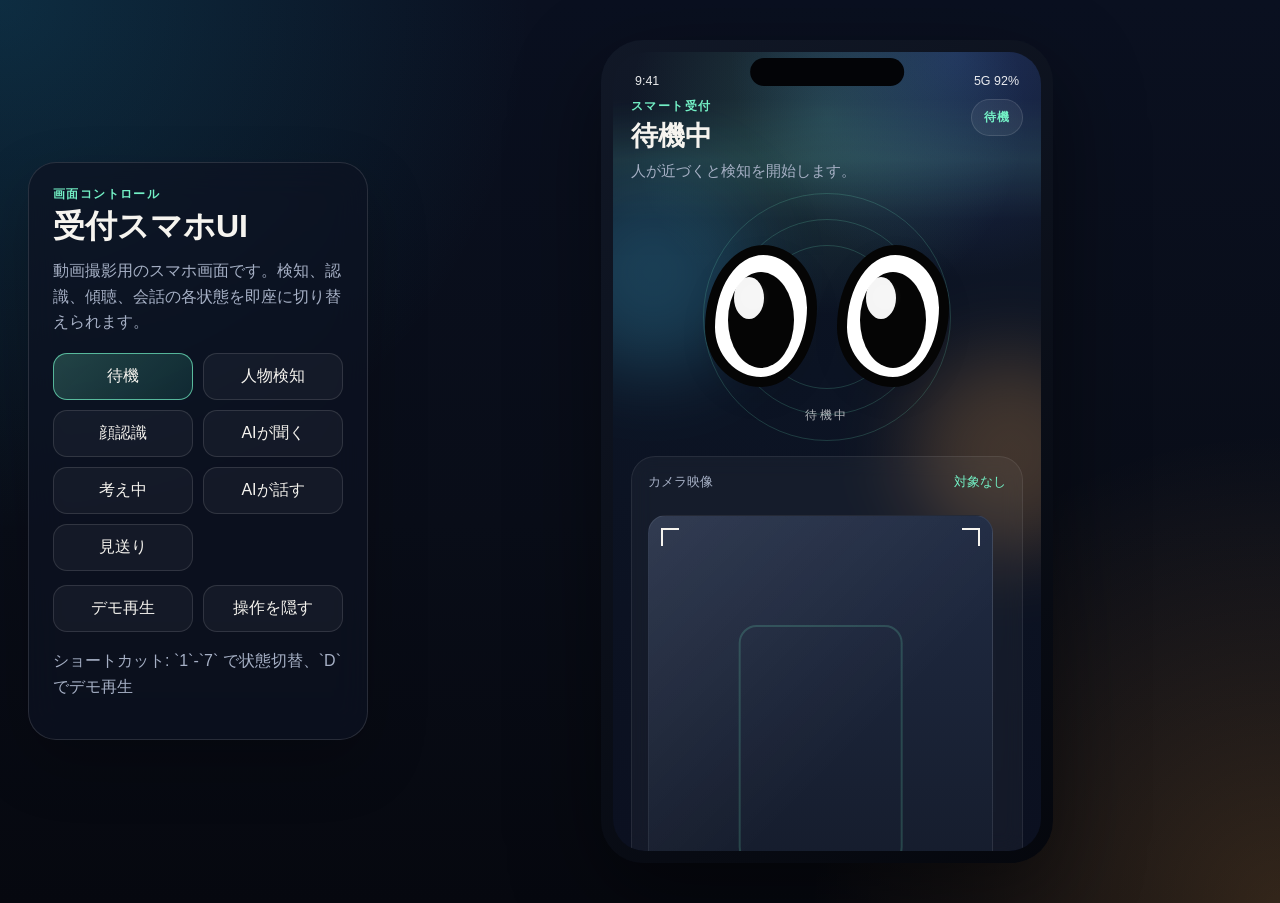
<file: application/screen/index.html>
<!doctype html>
<html lang="ja">
<head>
  <meta charset="utf-8">
  <meta name="viewport" content="width=device-width, initial-scale=1">
  <title>受付画面デモ</title>
  <link rel="stylesheet" href="./styles.css">
</head>
<body>
  <main class="stage">
    <section class="director-panel">
      <div class="panel-card">
        <p class="eyebrow">画面コントロール</p>
        <h1>受付スマホUI</h1>
        <p class="panel-copy">
          動画撮影用のスマホ画面です。検知、認識、傾聴、会話の各状態を即座に切り替えられます。
        </p>
        <div class="state-grid">
          <button class="state-button is-active" data-set-state="idle">待機</button>
          <button class="state-button" data-set-state="detecting">人物検知</button>
          <button class="state-button" data-set-state="recognized">顔認識</button>
          <button class="state-button" data-set-state="listening">AIが聞く</button>
          <button class="state-button" data-set-state="thinking">考え中</button>
          <button class="state-button" data-set-state="speaking">AIが話す</button>
          <button class="state-button" data-set-state="farewell">見送り</button>
        </div>
        <div class="action-row">
          <button class="ghost-button" id="run-demo">デモ再生</button>
          <button class="ghost-button" id="toggle-overlay">操作を隠す</button>
        </div>
        <p class="panel-note">ショートカット: `1`-`7` で状態切替、`D` でデモ再生</p>
      </div>
    </section>

    <section class="phone-shell" aria-label="smartphone screen mockup">
      <div class="phone-frame">
        <div class="phone-screen demo-eyes" data-state="idle">
          <div class="status-bar">
            <span>9:41</span>
            <span>受付AI</span>
            <span>5G 92%</span>
          </div>

          <div class="ambient ambient-left"></div>
          <div class="ambient ambient-right"></div>
          <div class="scanline"></div>

          <header class="hero">
            <div class="hero-copy">
              <p class="eyebrow">スマート受付</p>
              <h2 id="hero-title">待機中</h2>
              <p id="hero-subtitle">人が近づくと検知を開始します。</p>
            </div>
            <div class="state-pill" id="state-pill">待機</div>
          </header>

          <section class="avatar-zone">
            <div class="halo halo-outer"></div>
            <div class="halo halo-middle"></div>
            <div class="halo halo-inner"></div>
            <div class="assistant-face" id="assistant-face" aria-hidden="true">
              <div class="eye eye-left">
                <span class="eye-core"></span>
                <span class="eye-shine"></span>
              </div>
              <div class="eye eye-right">
                <span class="eye-core"></span>
                <span class="eye-shine"></span>
              </div>
            </div>

            <div class="orbit-text" id="orbit-text">待機中</div>
          </section>

          <section class="feed-card">
            <div class="feed-head">
              <span class="feed-title">カメラ映像</span>
              <span class="feed-badge" id="feed-badge">対象なし</span>
            </div>
            <div class="feed-body">
              <div class="feed-camera">
                <div class="corner tl"></div>
                <div class="corner tr"></div>
                <div class="corner bl"></div>
                <div class="corner br"></div>
                <div class="target-box" id="target-box"></div>
                <div class="target-label" id="target-label">探索中…</div>
              </div>
              <div class="feed-meta">
                <div class="meta-row">
                  <span class="meta-key">対象</span>
                  <span class="meta-value" id="meta-target">未検知</span>
                </div>
                <div class="meta-row">
                  <span class="meta-key">認識</span>
                  <span class="meta-value" id="meta-identity">未認識</span>
                </div>
                <div class="meta-row">
                  <span class="meta-key">状態</span>
                  <span class="meta-value" id="meta-mode">待機中</span>
                </div>
              </div>
            </div>
          </section>

          <section class="dialogue-card">
            <div class="dialogue-head">
              <span>会話ログ</span>
              <span id="dialogue-stage">待機中</span>
            </div>
            <div class="bubble bubble-user" id="bubble-user">……</div>
            <div class="bubble bubble-ai" id="bubble-ai">受付の準備ができています。</div>
          </section>
        </div>
      </div>
    </section>
  </main>

  <script src="./app.js"></script>
</body>
</html>
</file>
<file: application/screen/styles.css>
:root {
  --bg: #0b1220;
  --ink: #f6f4ef;
  --muted: #a6b0c5;
  --line: rgba(255, 255, 255, 0.12);
  --panel: rgba(13, 19, 34, 0.72);
  --accent: #73f0c5;
  --accent-strong: #35d4b6;
  --danger: #ff7a7a;
  --warm: #ffcb77;
  --phone-shadow: 0 30px 90px rgba(0, 0, 0, 0.45);
  --phone-frame-width: min(452px, 96vw);
  --phone-frame-ratio: 0.5495;
  --live-stage-pad-top: max(8px, env(safe-area-inset-top, 0px));
  --live-stage-pad-right: max(8px, env(safe-area-inset-right, 0px));
  --live-stage-pad-bottom: max(8px, env(safe-area-inset-bottom, 0px));
  --live-stage-pad-left: max(8px, env(safe-area-inset-left, 0px));
}

* {
  box-sizing: border-box;
}

body {
  margin: 0;
  min-height: 100vh;
  background:
    radial-gradient(circle at top left, rgba(29, 176, 216, 0.18), transparent 34%),
    radial-gradient(circle at bottom right, rgba(255, 171, 76, 0.18), transparent 30%),
    linear-gradient(180deg, #0a1020, #090d18 58%, #06080f);
  color: var(--ink);
  font-family: "Avenir Next", "Helvetica Neue", "Hiragino Sans", sans-serif;
}

body.app-live {
  --live-stage-pad-top: max(0px, env(safe-area-inset-top, 0px));
  --live-stage-pad-right: max(0px, env(safe-area-inset-right, 0px));
  --live-stage-pad-bottom: max(0px, env(safe-area-inset-bottom, 0px));
  --live-stage-pad-left: max(0px, env(safe-area-inset-left, 0px));
  display: block;
  min-height: 100dvh;
}

.stage {
  max-width: 1460px;
  margin: 0 auto;
  min-height: 100vh;
  padding: 40px 28px;
  display: grid;
  grid-template-columns: 340px 1fr;
  gap: 34px;
  align-items: center;
}

.live-stage {
  width: 100%;
  min-height: 100dvh;
  height: 100dvh;
  display: block;
  padding:
    var(--live-stage-pad-top)
    var(--live-stage-pad-right)
    var(--live-stage-pad-bottom)
    var(--live-stage-pad-left);
}

.director-panel {
  position: relative;
  z-index: 2;
}

.panel-card {
  border: 1px solid var(--line);
  background: var(--panel);
  backdrop-filter: blur(18px);
  border-radius: 28px;
  padding: 24px;
  box-shadow: 0 24px 60px rgba(0, 0, 0, 0.22);
}

.eyebrow {
  margin: 0 0 8px;
  letter-spacing: 0.12em;
  text-transform: uppercase;
  color: var(--accent);
  font-size: 0.72rem;
  font-weight: 700;
}

.panel-card h1 {
  margin: 0 0 10px;
  font-size: 2rem;
  line-height: 1;
}

.panel-copy,
.panel-note {
  color: var(--muted);
  line-height: 1.6;
}

.state-grid {
  display: grid;
  grid-template-columns: 1fr 1fr;
  gap: 10px;
  margin-top: 18px;
}

.state-button,
.ghost-button {
  border: 1px solid rgba(255, 255, 255, 0.12);
  background: rgba(255, 255, 255, 0.04);
  color: var(--ink);
  border-radius: 14px;
  padding: 12px 14px;
  cursor: pointer;
  font: inherit;
  transition: transform 160ms ease, background 160ms ease, border-color 160ms ease;
}

.state-button:hover,
.ghost-button:hover {
  transform: translateY(-1px);
  border-color: rgba(115, 240, 197, 0.4);
}

.state-button.is-active {
  background: linear-gradient(135deg, rgba(115, 240, 197, 0.22), rgba(53, 212, 182, 0.12));
  border-color: rgba(115, 240, 197, 0.7);
}

.action-row {
  display: grid;
  grid-template-columns: 1fr 1fr;
  gap: 10px;
  margin-top: 14px;
}

.phone-shell {
  display: grid;
  place-items: center;
}

.live-phone-shell {
  width: 100%;
  height: 100%;
}

.phone-frame {
  width: var(--phone-frame-width);
  aspect-ratio: var(--phone-frame-ratio);
  padding: 12px;
  border-radius: 42px;
  background:
    linear-gradient(145deg, #111827, #05070d),
    linear-gradient(180deg, rgba(255,255,255,0.12), transparent);
  box-shadow: var(--phone-shadow);
  position: relative;
}

.phone-frame::before {
  content: "";
  position: absolute;
  top: 18px;
  left: 50%;
  transform: translateX(-50%);
  width: 34%;
  height: 28px;
  border-radius: 999px;
  background: #030407;
  z-index: 3;
}

body.app-live .phone-shell,
body.app-live .phone-frame,
body.app-live .phone-screen {
  width: 100%;
  max-width: none;
}

body.app-live .phone-frame,
body.app-live .phone-screen {
  height: 100%;
  min-height: 0;
}

body.app-live .phone-frame {
  aspect-ratio: auto;
  padding: 0;
  border-radius: 0;
  background: none;
  box-shadow: none;
}

body.app-live .phone-frame::before {
  display: none;
}

.phone-screen {
  position: relative;
  overflow-x: hidden;
  overflow-y: auto;
  -webkit-overflow-scrolling: touch;
  overscroll-behavior-y: contain;
  scrollbar-width: thin;
  width: 100%;
  height: 100%;
  border-radius: 32px;
  padding: 18px 18px 82px;
  background:
    radial-gradient(circle at 50% 8%, rgba(115, 240, 197, 0.18), transparent 26%),
    radial-gradient(circle at 80% 0%, rgba(73, 122, 255, 0.24), transparent 26%),
    linear-gradient(180deg, #111827, #0c1424 40%, #0b1020 100%);
}

body.app-live .phone-screen {
  border-radius: 0;
  min-height: 100%;
}

body.app-live .status-bar {
  grid-area: status;
}

body.app-live .phone-screen-alert {
  grid-area: alert;
}

body.app-live .hero {
  grid-area: hero;
}

body.app-live .avatar-zone {
  grid-area: avatar;
}

body.app-live .feed-card {
  grid-area: feed;
}

body.app-live .dialogue-card {
  grid-area: dialogue;
}

.status-bar,
.phone-screen-alert,
.hero,
.feed-card,
.dialogue-card {
  position: relative;
  z-index: 2;
}

.status-bar {
  display: flex;
  justify-content: space-between;
  align-items: center;
  color: rgba(255, 255, 255, 0.9);
  font-size: 0.78rem;
  padding: 2px 4px 10px;
}

.phone-screen-alert {
  position: sticky;
  top: 0;
  z-index: 6;
  padding: 0;
  margin-bottom: 0;
  background: transparent;
  backdrop-filter: none;
}

.phone-screen-alert.has-alert {
  padding: 0 4px 10px;
  margin-bottom: 2px;
  background: linear-gradient(180deg, rgba(12, 20, 36, 0.96), rgba(12, 20, 36, 0.72), transparent);
  backdrop-filter: blur(10px);
}

.hero {
  display: flex;
  justify-content: space-between;
  gap: 12px;
  align-items: flex-start;
}

.hero-copy {
  min-width: 0;
}

.hero h2 {
  margin: 0;
  font-size: 1.7rem;
  line-height: 1.02;
}

.hero p:last-child {
  margin: 10px 0 0;
  color: var(--muted);
  font-size: 0.95rem;
  line-height: 1.45;
}

.state-pill {
  border-radius: 999px;
  padding: 9px 12px;
  background: rgba(255, 255, 255, 0.06);
  border: 1px solid rgba(255, 255, 255, 0.12);
  color: var(--accent);
  font-size: 0.78rem;
  letter-spacing: 0.08em;
  font-weight: 700;
}

.avatar-zone {
  position: relative;
  display: grid;
  place-items: center;
  min-height: 258px;
  margin: 6px 0 10px;
}

.halo,
.assistant-face,
.orbit-text,
.voice-bars,
.scanline,
.ambient,
.target-box,
.target-label {
  position: absolute;
}

.halo {
  border-radius: 50%;
  border: 1px solid rgba(115, 240, 197, 0.18);
}

.halo-outer {
  width: 248px;
  height: 248px;
}

.halo-middle {
  width: 196px;
  height: 196px;
}

.halo-inner {
  width: 144px;
  height: 144px;
}

.assistant-face {
  width: 150px;
  height: 150px;
  border-radius: 50%;
  background:
    radial-gradient(circle at 50% 35%, rgba(255,255,255,0.35), rgba(255,255,255,0.04) 38%, transparent 40%),
    linear-gradient(180deg, rgba(115,240,197,0.95), rgba(37,95,171,0.94));
  box-shadow:
    0 0 0 1px rgba(255,255,255,0.16),
    0 18px 48px rgba(30, 158, 198, 0.28);
}

.brow,
.eye,
.mouth,
.cheek {
  position: absolute;
}

.brow {
  top: 44px;
  width: 30px;
  height: 6px;
  border-radius: 999px;
  background: rgba(5, 16, 31, 0.4);
}

.brow-left { left: 33px; transform: rotate(-10deg); }
.brow-right { right: 33px; transform: rotate(10deg); }

.eye {
  top: 54px;
  width: 30px;
  height: 30px;
  border-radius: 50%;
  background: rgba(6, 16, 26, 0.75);
  display: grid;
  place-items: center;
  transform-origin: center 58%;
}

.eye-left { left: 28px; }
.eye-right { right: 28px; }

.eye-core {
  display: block;
  width: 12px;
  height: 12px;
  border-radius: 50%;
  background: white;
  box-shadow: 0 0 16px rgba(255,255,255,0.8);
}

.assistant-face.is-blinking .eye {
  transform: scaleY(0.14);
}

.assistant-face.is-blinking .eye-core {
  opacity: 0.15;
}

.cheek {
  top: 88px;
  width: 16px;
  height: 8px;
  border-radius: 999px;
  background: rgba(255,255,255,0.18);
}

.cheek-left { left: 24px; }
.cheek-right { right: 24px; }

.mouth {
  left: 50%;
  bottom: 34px;
  transform: translateX(-50%);
  width: 56px;
  height: 26px;
  border-radius: 0 0 30px 30px;
  border: 3px solid rgba(6, 16, 26, 0.54);
  border-top: 0;
}

.mouth-shape {
  display: block;
  width: 100%;
  height: 100%;
}

.voice-bars {
  inset: auto 50% 12px auto;
  transform: translateX(50%);
  display: flex;
  gap: 4px;
  align-items: end;
  opacity: 0;
  pointer-events: none;
}

.voice-bars span {
  display: block;
  width: 4px;
  height: 12px;
  border-radius: 999px;
  background: rgba(255,255,255,0.78);
}

.orbit-text {
  bottom: 22px;
  letter-spacing: 0.22em;
  text-transform: uppercase;
  font-size: 0.74rem;
  color: rgba(255, 255, 255, 0.68);
}

.feed-card,
.dialogue-card {
  border: 1px solid rgba(255, 255, 255, 0.08);
  background: rgba(255, 255, 255, 0.04);
  backdrop-filter: blur(10px);
  border-radius: 24px;
  padding: 16px;
}

.feed-card {
  margin-top: 8px;
  display: grid;
  gap: 12px;
}

.feed-head,
.dialogue-head {
  display: flex;
  justify-content: space-between;
  align-items: center;
  margin-bottom: 12px;
  color: var(--muted);
  font-size: 0.84rem;
}

.feed-badge {
  color: var(--accent);
}

.feed-copy {
  margin: 0 0 12px;
  color: var(--muted);
  font-size: 0.82rem;
  line-height: 1.5;
}

.feed-body {
  display: grid;
  grid-template-columns: 1fr;
  gap: 14px;
}

.feed-camera {
  min-height: 0;
  aspect-ratio: 3 / 4;
  max-height: min(52vh, 460px);
  border-radius: 18px;
  border: 1px solid rgba(255,255,255,0.08);
  background:
    linear-gradient(135deg, rgba(255,255,255,0.08), transparent 55%),
    linear-gradient(180deg, #202b43, #121826);
  position: relative;
  overflow: hidden;
}

.camera-overlay {
  position: absolute;
  top: 12px;
  z-index: 2;
  border-radius: 999px;
  padding: 7px 11px;
  background: rgba(7, 12, 22, 0.72);
  border: 1px solid rgba(255, 255, 255, 0.12);
  backdrop-filter: blur(8px);
  font-size: 0.76rem;
  line-height: 1;
  color: rgba(255, 255, 255, 0.92);
}

.camera-overlay-left {
  left: 12px;
}

.camera-overlay-right {
  right: 12px;
  color: var(--accent);
}

.feed-image,
.camera-video {
  position: absolute;
  inset: 0;
  width: 100%;
  height: 100%;
  object-fit: cover;
}

.feed-image {
  z-index: 0;
  opacity: 0;
  pointer-events: none;
}

.camera-video {
  z-index: 0;
  opacity: 1;
  pointer-events: none;
  transform: scaleX(-1);
}

.corner {
  position: absolute;
  width: 18px;
  height: 18px;
  border-color: rgba(255,255,255,0.55);
  z-index: 1;
}

.corner.tl { top: 12px; left: 12px; border-top: 2px solid; border-left: 2px solid; }
.corner.tr { top: 12px; right: 12px; border-top: 2px solid; border-right: 2px solid; }
.corner.bl { bottom: 12px; left: 12px; border-bottom: 2px solid; border-left: 2px solid; }
.corner.br { bottom: 12px; right: 12px; border-bottom: 2px solid; border-right: 2px solid; }

.target-box {
  width: min(48%, 180px);
  height: min(62%, 240px);
  left: 50%;
  top: 50%;
  transform: translate(-50%, -50%);
  border: 2px solid rgba(115,240,197,0.92);
  border-radius: 18px;
  opacity: 0.2;
}

.target-label {
  left: 14px;
  bottom: 14px;
  color: rgba(255,255,255,0.84);
  font-size: 0.78rem;
  z-index: 2;
  padding: 6px 10px;
  border-radius: 999px;
  background: rgba(7, 12, 22, 0.62);
  border: 1px solid rgba(255, 255, 255, 0.08);
  backdrop-filter: blur(8px);
}

.feed-meta {
  display: grid;
  grid-template-columns: repeat(3, minmax(0, 1fr));
  gap: 10px;
}

.meta-row {
  display: grid;
  gap: 4px;
  font-size: 0.88rem;
  padding: 10px 12px;
  border-radius: 14px;
  background: rgba(255, 255, 255, 0.04);
  border: 1px solid rgba(255, 255, 255, 0.06);
}

.meta-key {
  color: var(--muted);
}

.meta-value {
  text-align: left;
}

.registration-card {
  position: fixed;
  inset:
    calc(env(safe-area-inset-top, 0px) + 12px)
    calc(env(safe-area-inset-right, 0px) + 12px)
    calc(env(safe-area-inset-bottom, 0px) + 12px)
    calc(env(safe-area-inset-left, 0px) + 12px);
  z-index: 9;
  padding: 18px;
  border-radius: 22px;
  border: 1px solid rgba(115, 240, 197, 0.16);
  background: linear-gradient(180deg, rgba(9, 15, 29, 0.96), rgba(10, 18, 32, 0.94));
  backdrop-filter: blur(18px);
  box-shadow: 0 24px 60px rgba(0, 0, 0, 0.32);
  overflow: auto;
}

.registration-head {
  display: flex;
  justify-content: space-between;
  gap: 12px;
  align-items: center;
  font-size: 0.88rem;
}

.registration-badge {
  color: var(--accent);
  font-size: 0.76rem;
}

.registration-copy,
.registration-status {
  margin: 10px 0 0;
  color: var(--muted);
  font-size: 0.83rem;
  line-height: 1.5;
}

.registration-form {
  display: grid;
  gap: 10px;
  margin-top: 12px;
}

.registration-choice-actions {
  display: grid;
  gap: 10px;
  margin-top: 16px;
}

.registration-choice-button,
.registration-secondary-button {
  width: 100%;
  border-radius: 16px;
  padding: 14px 16px;
  border: 1px solid rgba(255, 255, 255, 0.12);
  background: rgba(255, 255, 255, 0.05);
  color: var(--ink);
  font: inherit;
}

.registration-grid {
  display: grid;
  grid-template-columns: repeat(2, minmax(0, 1fr));
  gap: 14px;
}

.registration-field {
  display: grid;
  gap: 8px;
}

.registration-label {
  color: rgba(255, 255, 255, 0.82);
  font-size: 0.86rem;
  letter-spacing: 0.02em;
}

.registration-input {
  width: 100%;
  border: 1px solid rgba(255, 255, 255, 0.14);
  border-radius: 14px;
  background: rgba(7, 11, 19, 0.36);
  color: var(--ink);
  padding: 12px 14px;
  font: inherit;
}

.registration-input-large {
  min-height: 64px;
  padding: 16px 18px;
  font-size: 1.08rem;
}

.registration-existing-form {
  display: grid;
  gap: 14px;
  margin-top: 14px;
}

.registration-field-full {
  grid-column: 1 / -1;
}

.registration-actions-row {
  display: grid;
  grid-template-columns: 1fr 1fr;
  gap: 10px;
  margin-top: 4px;
}

.registration-input::placeholder {
  color: rgba(255, 255, 255, 0.38);
}

.registration-button {
  margin-top: 0;
}

.registration-status[data-tone="success"] {
  color: #baf7e4;
}

.registration-status[data-tone="danger"] {
  color: #ffd0d0;
}

.mini-camera-float {
  position: fixed;
  top: calc(env(safe-area-inset-top, 0px) + 12px);
  right: calc(env(safe-area-inset-right, 0px) + 12px);
  z-index: 7;
  width: min(32vw, 156px);
  aspect-ratio: 3 / 4;
  border-radius: 18px;
  overflow: hidden;
  border: 1px solid rgba(255, 255, 255, 0.16);
  background: rgba(8, 12, 22, 0.82);
  box-shadow: 0 18px 36px rgba(0, 0, 0, 0.28);
  backdrop-filter: blur(10px);
}

.mini-camera-float.is-draggable {
  touch-action: none;
  cursor: grab;
}

.mini-camera-video {
  width: 100%;
  height: 100%;
  object-fit: contain;
  background: #0a1020;
  transform: scaleX(-1);
}

.bubble {
  border-radius: 18px;
  padding: 13px 14px;
  line-height: 1.45;
  font-size: 0.93rem;
  word-break: break-word;
}

.bubble + .bubble {
  margin-top: 10px;
}

.bubble-user {
  background: rgba(255,255,255,0.06);
  color: #e8efff;
}

.bubble-ai {
  background: linear-gradient(135deg, rgba(115,240,197,0.18), rgba(60,110,255,0.16));
  color: white;
}

.dialogue-note {
  min-height: 18px;
  margin-top: 10px;
  padding: 10px 12px;
  border-radius: 14px;
  border: 1px solid rgba(255, 255, 255, 0.08);
  background: rgba(255, 255, 255, 0.04);
  color: rgba(255, 255, 255, 0.82);
  font-size: 0.78rem;
  line-height: 1.5;
  word-break: break-word;
}

.phone-screen-alert .dialogue-note {
  margin-top: 0;
}

.dialogue-note[data-tone="warning"] {
  border-color: rgba(255, 203, 119, 0.32);
  background: rgba(255, 203, 119, 0.12);
  color: #ffe4af;
}

.dialogue-note[data-tone="danger"] {
  border-color: rgba(255, 122, 122, 0.34);
  background: rgba(255, 122, 122, 0.12);
  color: #ffd0d0;
}

.ambient {
  width: 200px;
  height: 200px;
  border-radius: 50%;
  filter: blur(40px);
  opacity: 0.22;
}

.ambient-left {
  left: -60px;
  top: 120px;
  background: #47d1ff;
}

.ambient-right {
  right: -70px;
  top: 300px;
  background: #ffad53;
}

.scanline {
  left: 0;
  width: 100%;
  height: 120px;
  background: linear-gradient(180deg, transparent, rgba(115,240,197,0.1), transparent);
  mix-blend-mode: screen;
  animation: scan 3.8s linear infinite;
}

.phone-screen[data-state="idle"] .halo {
  animation: pulseIdle 5s ease-in-out infinite;
}

.phone-screen[data-state="detecting"] .scanline,
.phone-screen[data-state="recognized"] .scanline {
  animation-duration: 1.8s;
}

.phone-screen[data-state="detecting"] .eye {
  top: 52px;
  box-shadow: 0 0 16px rgba(255,255,255,0.14);
  animation: detectLook 1.7s ease-in-out infinite;
}

.phone-screen[data-state="detecting"] .eye-core {
  animation: detectCore 1.7s ease-in-out infinite;
}

.phone-screen[data-state="detecting"] .brow-left {
  transform: rotate(-4deg) translateY(-4px);
}

.phone-screen[data-state="detecting"] .brow-right {
  transform: rotate(4deg) translateY(-4px);
}

.phone-screen[data-state="detecting"] .halo-outer {
  border-color: rgba(115, 240, 197, 0.34);
  box-shadow: 0 0 28px rgba(115, 240, 197, 0.1);
}

.phone-screen[data-state="detecting"] .target-box,
.phone-screen[data-state="recognized"] .target-box {
  opacity: 1;
  animation: targetPulse 1s ease-in-out infinite;
}

.phone-screen[data-state="recognized"] .target-label {
  color: var(--warm);
}

.phone-screen[data-state="recognized"] .halo-outer {
  border-color: rgba(255, 203, 119, 0.58);
  box-shadow: 0 0 44px rgba(255, 203, 119, 0.16);
  animation: ringFast 1.35s ease-in-out infinite;
}

.phone-screen[data-state="recognized"] .halo-middle {
  border-color: rgba(255, 203, 119, 0.38);
}

.phone-screen[data-state="recognized"] .assistant-face {
  box-shadow:
    0 0 0 1px rgba(255,255,255,0.2),
    0 18px 52px rgba(255, 184, 72, 0.22);
}

.phone-screen[data-state="recognized"] .cheek {
  background: rgba(255, 216, 160, 0.34);
  opacity: 1;
}

.phone-screen[data-state="recognized"] .mouth {
  width: 62px;
  height: 22px;
  border-radius: 0 0 44px 44px;
}

.phone-screen[data-state="recognized"] .orbit-text {
  color: rgba(255, 203, 119, 0.96);
}

.phone-screen.is-registration-mode .avatar-zone,
.phone-screen.is-registration-mode .hero,
.phone-screen.is-registration-mode .dialogue-card,
.phone-screen.is-registration-mode .feed-card {
  visibility: hidden;
  pointer-events: none;
}

.phone-screen.is-registration-mode .registration-card {
  visibility: visible;
  pointer-events: auto;
}

.phone-screen[data-state="listening"] .halo-outer,
.phone-screen[data-state="thinking"] .halo-middle,
.phone-screen[data-state="speaking"] .halo-inner {
  animation: ringFast 1.2s ease-in-out infinite;
}

.phone-screen[data-state="listening"] .eye {
  top: 52px;
  width: 30px;
  height: 30px;
  box-shadow: 0 0 18px rgba(255,255,255,0.18);
  animation: listeningLook 2.6s ease-in-out infinite;
}

.phone-screen[data-state="listening"] .eye-left {
  left: 28px;
}

.phone-screen[data-state="listening"] .eye-right {
  right: 28px;
}

.phone-screen[data-state="listening"] .eye-core {
  width: 12px;
  height: 12px;
  box-shadow: 0 0 22px rgba(255,255,255,0.92);
}

.phone-screen[data-state="listening"] .brow-left {
  transform: rotate(-18deg) translateY(-2px);
}

.phone-screen[data-state="listening"] .brow-right {
  transform: rotate(18deg) translateY(-2px);
}

.phone-screen[data-state="listening"] .mouth {
  width: 34px;
  height: 16px;
  bottom: 38px;
  border-width: 2px;
  border-radius: 0 0 16px 16px;
}

.phone-screen[data-state="listening"] .cheek {
  opacity: 0.9;
}

.phone-screen[data-state="listening"] .halo-outer {
  border-color: rgba(115, 240, 197, 0.46);
  box-shadow: 0 0 36px rgba(115, 240, 197, 0.12);
}

.phone-screen[data-state="listening"] .halo-middle {
  border-color: rgba(115, 240, 197, 0.32);
}

.phone-screen[data-state="listening"] .orbit-text {
  color: rgba(115, 240, 197, 0.96);
  letter-spacing: 0.28em;
}

.phone-screen[data-state="listening"] .assistant-face {
  animation: attentiveTilt 2.4s ease-in-out infinite;
}

.phone-screen[data-state="thinking"] .eye-core {
  animation: lookAround 2s ease-in-out infinite;
}

.phone-screen[data-state="speaking"] .voice-bars {
  opacity: 0;
}

.phone-screen[data-state="speaking"] .voice-bars span {
  animation: talkBars 0.9s ease-in-out infinite;
}

.phone-screen[data-state="speaking"] .voice-bars span:nth-child(2) { animation-delay: 0.08s; }
.phone-screen[data-state="speaking"] .voice-bars span:nth-child(3) { animation-delay: 0.16s; }
.phone-screen[data-state="speaking"] .voice-bars span:nth-child(4) { animation-delay: 0.24s; }
.phone-screen[data-state="speaking"] .voice-bars span:nth-child(5) { animation-delay: 0.32s; }

.phone-screen[data-state="recognized"] .mouth,
.phone-screen[data-state="farewell"] .mouth {
  border-radius: 0 0 40px 40px;
}

.phone-screen[data-state="speaking"] .mouth {
  animation: mouthTalk 0.72s cubic-bezier(.4,0,.2,1) infinite;
}

.phone-screen[data-state="speaking"] .halo-outer {
  border-color: rgba(115, 240, 197, 0.46);
  box-shadow: 0 0 44px rgba(115, 240, 197, 0.14);
}

.phone-screen[data-state="speaking"] .assistant-face {
  box-shadow:
    0 0 0 1px rgba(255,255,255,0.16),
    0 18px 56px rgba(30, 158, 198, 0.34);
}

.phone-screen[data-state="farewell"] .assistant-face {
  box-shadow:
    0 0 0 1px rgba(255,255,255,0.16),
    0 18px 48px rgba(255, 121, 121, 0.26);
}

.phone-screen[data-state="farewell"] .halo {
  border-color: rgba(255, 122, 122, 0.24);
}

.phone-screen.demo-eyes .assistant-face {
  --eye-offset-x: 0px;
  --eye-offset-y: 0px;
  width: 280px;
  height: 180px;
  border-radius: 0;
  background: none;
  box-shadow: none;
}

.phone-screen.demo-eyes .brow,
.phone-screen.demo-eyes .cheek,
.phone-screen.demo-eyes .mouth,
.phone-screen.demo-eyes .voice-bars {
  display: none;
}

.phone-screen.demo-eyes .eye {
  top: 18px;
  width: 112px;
  height: 142px;
  border-radius: 52% 48% 50% 50% / 58% 44% 56% 42%;
  background: #fff;
  border: 10px solid #050505;
  box-shadow: 0 12px 28px rgba(0, 0, 0, 0.08);
  overflow: visible;
  transform-origin: center 50%;
}

.phone-screen.demo-eyes .eye-left { left: 18px; }
.phone-screen.demo-eyes .eye-right { right: 18px; }

.phone-screen.demo-eyes .eye-core {
  position: absolute;
  left: 50%;
  top: 50%;
  width: 66px;
  height: 96px;
  border-radius: 50%;
  background:
    radial-gradient(circle at 38% 26%, rgba(255,255,255,0.12), transparent 20%),
    #050505;
  box-shadow: none;
  transform: translate(
    calc(-50% + var(--eye-offset-x)),
    calc(-50% + var(--eye-offset-y) + 4px)
  );
  transition: transform 140ms ease-out;
}

.phone-screen.demo-eyes .eye-shine {
  position: absolute;
  left: 50%;
  top: 50%;
  width: 30px;
  height: 42px;
  border-radius: 50%;
  background: rgba(255, 255, 255, 0.96);
  transform: translate(
    calc(-50% + (var(--eye-offset-x) * 0.34) - 12px),
    calc(-50% + (var(--eye-offset-y) * 0.34) - 18px)
  );
  transition: transform 140ms ease-out;
}

.phone-screen.demo-eyes .assistant-face.is-blinking .eye {
  transform: scaleY(0.08);
}

.phone-screen.demo-eyes .assistant-face.is-blinking .eye-core,
.phone-screen.demo-eyes .assistant-face.is-blinking .eye-shine {
  opacity: 0.12;
}

.phone-screen.demo-eyes[data-state="detecting"] .eye,
.phone-screen.demo-eyes[data-state="listening"] .eye {
  top: 16px;
}

.director-panel.is-hidden {
  opacity: 0;
  pointer-events: none;
  transform: translateX(-16px);
}

.app-boot {
  position: absolute;
  inset: 0;
  z-index: 8;
  display: grid;
  place-items: center;
  padding: 24px;
  background: linear-gradient(180deg, rgba(5, 8, 15, 0.24), rgba(4, 8, 18, 0.88));
  backdrop-filter: blur(10px);
  transition: opacity 220ms ease;
}

.app-boot.is-hidden {
  opacity: 0;
  pointer-events: none;
}

.app-boot-card {
  width: 100%;
  max-width: 300px;
  border: 1px solid rgba(255, 255, 255, 0.12);
  background: rgba(10, 15, 27, 0.78);
  border-radius: 24px;
  padding: 22px 18px 18px;
  box-shadow: 0 22px 60px rgba(0, 0, 0, 0.26);
}

.app-boot-card h1 {
  margin: 0 0 10px;
  font-size: 1.7rem;
  line-height: 1.05;
}

.app-boot-card p {
  margin: 0;
  color: var(--muted);
  line-height: 1.5;
}

.app-boot-note {
  margin-top: 10px !important;
  font-size: 0.82rem;
}

.live-primary-button {
  width: 100%;
  margin-top: 18px;
  border: 0;
  border-radius: 18px;
  padding: 14px 16px;
  font: inherit;
  font-weight: 700;
  color: #08131f;
  background: linear-gradient(135deg, #73f0c5, #56d5ff);
  cursor: pointer;
  box-shadow: 0 12px 28px rgba(86, 213, 255, 0.22);
}

.live-primary-button:disabled {
  opacity: 0.7;
  cursor: wait;
}

.live-debug-pill {
  display: none;
}

.capture-canvas {
  display: none;
}

@keyframes pulseIdle {
  0%, 100% { transform: scale(1); opacity: 0.75; }
  50% { transform: scale(1.05); opacity: 1; }
}

@keyframes ringFast {
  0%, 100% { transform: scale(1); opacity: 0.65; }
  50% { transform: scale(1.08); opacity: 1; }
}

@keyframes targetPulse {
  0%, 100% { transform: translate(-50%, -50%) scale(1); }
  50% { transform: translate(-50%, -50%) scale(1.04); }
}

@keyframes lookAround {
  0%, 100% { transform: translateX(0); }
  25% { transform: translateX(-3px); }
  75% { transform: translateX(3px); }
}

@keyframes listeningLook {
  0%, 100% { transform: translateX(0) scaleY(1); }
  22% { transform: translateX(-2px) scaleY(1.03); }
  48% { transform: translateX(1px) scaleY(1.05); }
  72% { transform: translateX(-1px) scaleY(1.02); }
}

@keyframes detectLook {
  0%, 100% { transform: translateX(0) translateY(0); }
  20% { transform: translateX(-4px) translateY(-1px); }
  45% { transform: translateX(3px) translateY(0); }
  70% { transform: translateX(-2px) translateY(1px); }
}

@keyframes detectCore {
  0%, 100% { transform: translateX(0); }
  25% { transform: translateX(-2px); }
  60% { transform: translateX(2px); }
}

@keyframes mouthTalk {
  0%, 100% { transform: translateX(-50%) scaleX(0.96) scaleY(0.62); }
  22% { transform: translateX(-50%) scaleX(1.08) scaleY(1.1); }
  48% { transform: translateX(-50%) scaleX(0.92) scaleY(0.82); }
  74% { transform: translateX(-50%) scaleX(1.12) scaleY(1.24); }
}

@keyframes talkBars {
  0%, 100% { height: 8px; opacity: 0.45; }
  50% { height: 26px; opacity: 1; }
}

@keyframes attentiveTilt {
  0%, 100% { transform: translateY(0) rotate(0deg) scale(1); }
  25% { transform: translateY(-1px) rotate(-1deg) scale(1.01); }
  75% { transform: translateY(-1px) rotate(1deg) scale(1.01); }
}

@keyframes scan {
  0% { top: -110px; }
  100% { top: calc(100% + 10px); }
}

@media (max-width: 1100px) {
  .stage {
    grid-template-columns: 1fr;
    gap: 20px;
    padding: 24px 16px 40px;
  }
}

@media (max-width: 640px) {
  .live-stage {
    padding:
      var(--live-stage-pad-top)
      var(--live-stage-pad-right)
      var(--live-stage-pad-bottom)
      var(--live-stage-pad-left);
  }

  .phone-frame {
    border-radius: 34px;
    padding: 10px;
  }

  .phone-frame::before {
    top: 14px;
    height: 24px;
  }

  .phone-screen {
    border-radius: 28px;
    padding: 16px 15px 78px;
  }

  body.app-live .phone-frame {
    border-radius: 0;
    padding: 0;
  }

  body.app-live .phone-screen {
    border-radius: 0;
  }

  .hero h2 {
    font-size: 1.48rem;
  }

  .hero p:last-child {
    font-size: 0.88rem;
  }

  .avatar-zone {
    min-height: 220px;
  }

  .phone-screen.demo-eyes .assistant-face {
    width: 236px;
    height: 152px;
  }

  .phone-screen.demo-eyes .eye {
    width: 95px;
    height: 124px;
  }

  .phone-screen.demo-eyes .eye-core {
    width: 58px;
    height: 84px;
  }

  .phone-screen.demo-eyes .eye-shine {
    width: 24px;
    height: 36px;
  }

  .feed-body {
    grid-template-columns: 1fr;
  }

  .feed-meta {
    grid-template-columns: 1fr;
  }
}

@media (orientation: landscape) and (max-height: 720px) {
  body.app-live .phone-screen {
    display: grid;
    grid-template-columns: minmax(240px, 0.92fr) minmax(300px, 1.08fr);
    grid-template-areas:
      "status status"
      "alert alert"
      "hero feed"
      "avatar feed"
      "dialogue dialogue";
    align-content: start;
    column-gap: 16px;
    row-gap: 10px;
    padding: 10px 12px 18px;
  }

  body.app-live .status-bar {
    padding-bottom: 4px;
  }

  body.app-live .phone-screen-alert {
    margin-bottom: 0;
    padding: 0 0 6px;
  }

  body.app-live .hero {
    align-items: flex-start;
    gap: 12px;
  }

  body.app-live .hero h2 {
    font-size: 1.28rem;
  }

  body.app-live .state-pill {
    padding: 8px 11px;
    font-size: 0.74rem;
  }

  body.app-live .avatar-zone {
    min-height: 0;
    height: min(54vh, 290px);
    margin: 0;
    align-self: stretch;
  }

  body.app-live .halo-outer {
    width: min(42vh, 228px);
    height: min(42vh, 228px);
  }

  body.app-live .halo-middle {
    width: min(34vh, 182px);
    height: min(34vh, 182px);
  }

  body.app-live .halo-inner {
    width: min(24vh, 128px);
    height: min(24vh, 128px);
  }

  body.app-live .phone-screen.demo-eyes .assistant-face {
    width: min(52vw, 300px);
    height: min(34vw, 186px);
    max-width: 300px;
    max-height: 186px;
  }

  body.app-live .phone-screen.demo-eyes .eye {
    top: 10px;
    width: min(18vw, 120px);
    height: min(24vw, 150px);
    max-width: 120px;
    max-height: 150px;
  }

  body.app-live .phone-screen.demo-eyes .eye-left {
    left: 8px;
  }

  body.app-live .phone-screen.demo-eyes .eye-right {
    right: 8px;
  }

  body.app-live .phone-screen.demo-eyes .eye-core {
    width: min(10vw, 68px);
    height: min(15vw, 98px);
    max-width: 68px;
    max-height: 98px;
  }

  body.app-live .phone-screen.demo-eyes .eye-shine {
    width: min(4.6vw, 30px);
    height: min(6.6vw, 42px);
    max-width: 30px;
    max-height: 42px;
  }

  body.app-live .orbit-text {
    bottom: 10px;
    font-size: 0.68rem;
  }

  body.app-live .feed-card,
  body.app-live .dialogue-card {
    margin-top: 0;
    padding: 12px;
  }

  body.app-live .feed-card {
    align-self: start;
    grid-row: span 2;
  }

  body.app-live .feed-head,
  body.app-live .dialogue-head {
    margin-bottom: 8px;
    font-size: 0.78rem;
  }

  body.app-live .feed-copy {
    margin-bottom: 8px;
    font-size: 0.76rem;
  }

  body.app-live .feed-body {
    grid-template-columns: 1fr;
    gap: 8px;
  }

  body.app-live .feed-camera {
    aspect-ratio: 4 / 3;
    max-height: none;
    min-height: 0;
  }

  body.app-live .feed-meta {
    display: none;
  }

  body.app-live .meta-row {
    padding: 9px 10px;
    font-size: 0.82rem;
  }

  body.app-live .target-box {
    width: min(34%, 150px);
    height: min(74%, 172px);
  }

  body.app-live .target-label {
    bottom: 10px;
    font-size: 0.74rem;
  }

  body.app-live .registration-card {
    inset:
      calc(env(safe-area-inset-top, 0px) + 8px)
      calc(env(safe-area-inset-right, 0px) + 8px)
      calc(env(safe-area-inset-bottom, 0px) + 8px)
      calc(env(safe-area-inset-left, 0px) + 8px);
    padding: 14px;
  }

  body.app-live .registration-copy,
  body.app-live .registration-status {
    font-size: 0.76rem;
  }

  body.app-live .registration-grid {
    grid-template-columns: repeat(2, minmax(0, 1fr));
  }

  body.app-live .registration-button {
    padding: 12px 14px;
  }

  body.app-live .bubble {
    padding: 11px 12px;
    font-size: 0.86rem;
  }

  body.app-live .mini-camera-float {
    width: min(18vw, 136px);
    top: calc(env(safe-area-inset-top, 0px) + 10px);
    right: calc(env(safe-area-inset-right, 0px) + 10px);
  }
}

body.app-live .eyebrow,
body.app-live .hero p:last-child,
body.app-live .state-pill,
body.app-live .feed-head,
body.app-live .feed-copy,
body.app-live .feed-meta {
  display: none;
}
</file>
